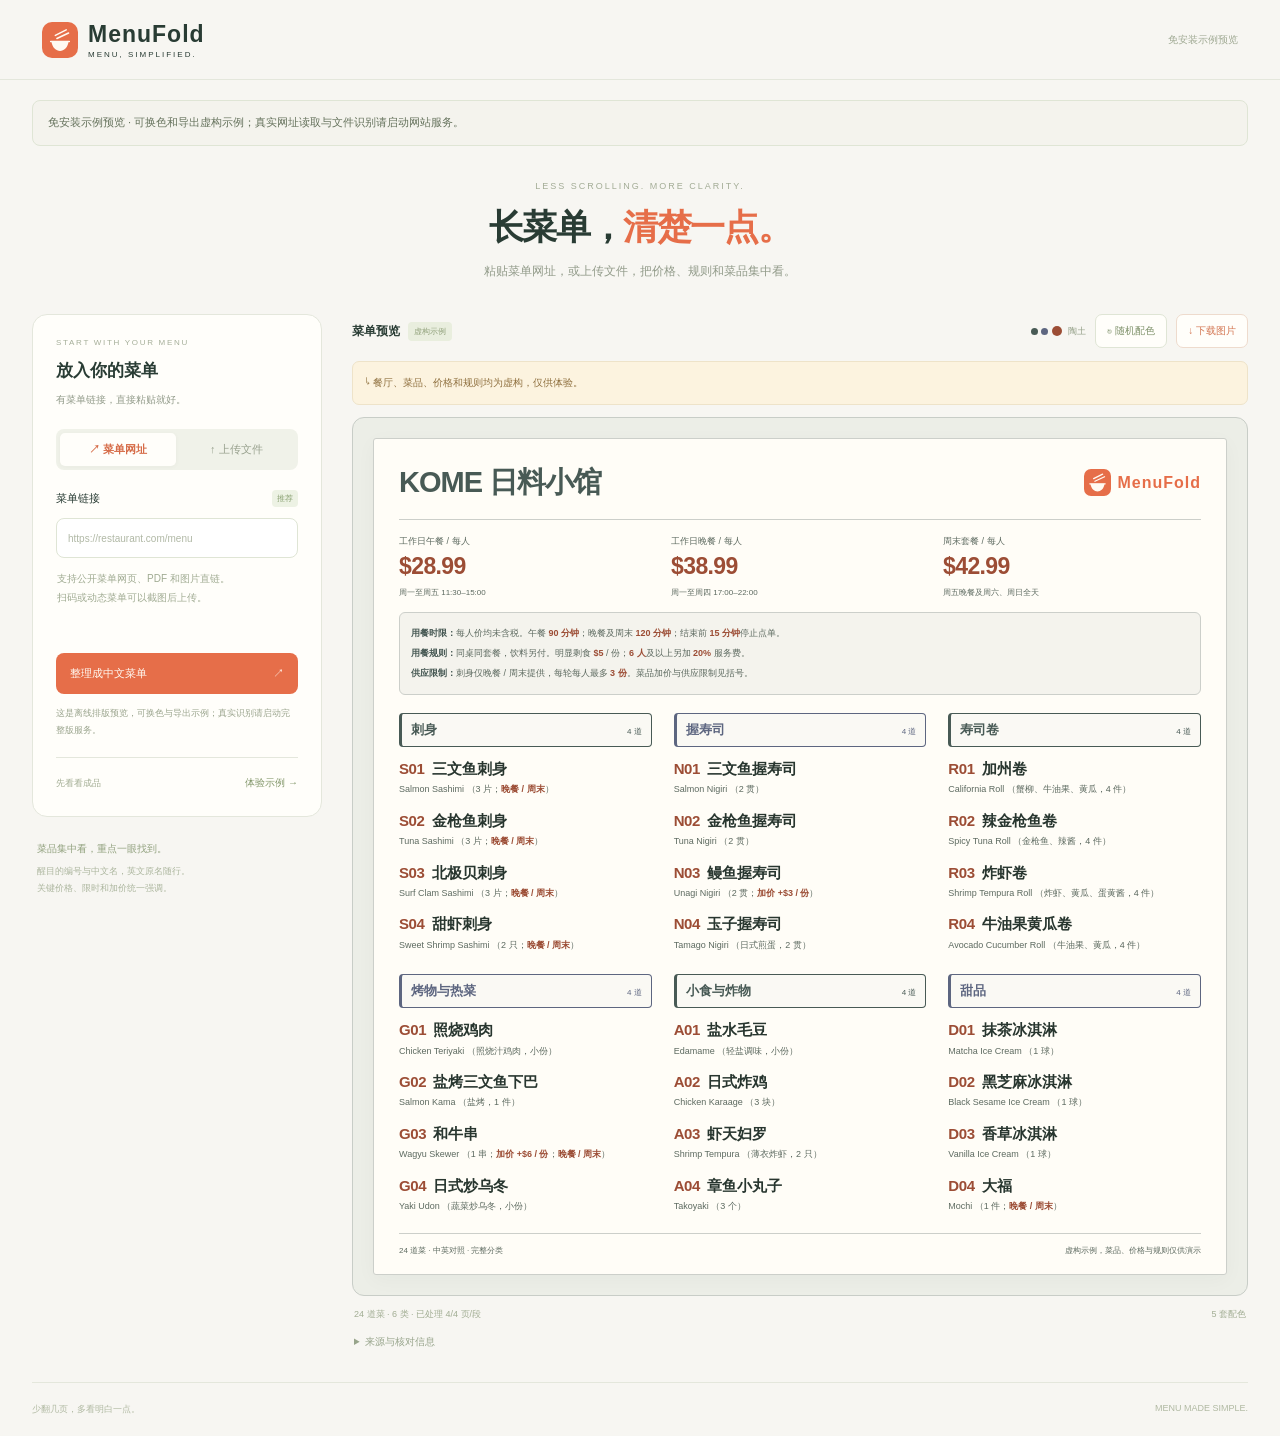
<file: MenuFold_Preview.html>
<!doctype html>
<html lang="zh-CN">
<head>
  <meta charset="UTF-8"><meta name="viewport" content="width=device-width,initial-scale=1">
  <meta name="theme-color" content="#f7f6f2"><title>MenuFold · 中文菜单总览</title>
  <style>:root{--page:#f7f6f2;--paper:#fffdf7;--frame:#eceee7;--rules-bg:#f4f3ed;--category-bg:#faf9f4;--ink:#293c34;--muted:#929b8a;--line:#e4e7dc;--brand:#e66e49}*{box-sizing:border-box}body{margin:0;background:var(--page);color:var(--ink);font-family:-apple-system,BlinkMacSystemFont,"Segoe UI","PingFang SC","Microsoft YaHei",sans-serif}button,input{font:inherit}button{cursor:pointer}button:disabled{opacity:.5;cursor:wait}button:focus-visible,input:focus-visible{outline:3px solid #edb29b;outline-offset:3px}[hidden]{display:none!important}.svg-defs{position:absolute;width:0;height:0;overflow:hidden}header{max-width:1400px;height:80px;margin:auto;padding:0 42px;display:flex;align-items:center;justify-content:space-between;border-bottom:1px solid var(--line)}.brand{display:flex;align-items:center;gap:10px;font-size:23px;font-weight:750;letter-spacing:1px}.brand-icon{display:grid;place-items:center;width:36px;height:36px;border-radius:10px;background:var(--brand);color:#fffaf2}.brand small{display:block;font-size:8px;letter-spacing:2px;margin-top:2px;font-weight:500}.header-note{font-size:10px;color:#a0aa94}main{max-width:1320px;margin:auto;padding:0 32px}.hero{padding:35px 0 31px;text-align:center}.eyebrow{font-size:9px;letter-spacing:2px;color:#a3ac96}h1{font-size:35px;letter-spacing:-1.4px;line-height:1.5;font-weight:700;margin:10px 0 7px}h1 span{color:var(--brand)}.hero p{font-size:12px;line-height:1.9;color:var(--muted);margin:0}.workspace{display:grid;grid-template-columns:290px minmax(0,1fr);gap:30px;align-items:start}.input-card{background:#fffefa;border:1px solid var(--line);border-radius:15px;padding:23px}.kicker{font-size:8px;letter-spacing:1.7px;color:#a5ae99;margin-bottom:12px}.input-card h2{font-size:17px;font-weight:650;margin:0 0 8px}.input-card>p{font-size:10px;color:var(--muted);line-height:1.9;margin:0 0 20px}.source-tabs{display:grid;grid-template-columns:1fr 1fr;background:#f0f2e9;padding:4px;border-radius:8px;margin-bottom:20px;gap:3px}.source-tabs button{border:0;background:none;padding:9px 5px;border-radius:5px;color:#98a18e;font-size:11px}.source-tabs button.active{background:#fffefa;color:#d66c48;box-shadow:0 1px 5px #2b3e300a;font-weight:600}.source-pane{min-height:145px}.url-label{font-size:11px;display:flex;align-items:center;justify-content:space-between;margin-bottom:11px}.recommended{font-size:8px;color:#8ba274;background:#edf2e4;border-radius:4px;padding:3px 5px}.url-input{width:100%;background:white;border:1px solid #dfe5d5;border-radius:8px;padding:13px 11px;font-size:11px;color:var(--ink)}.url-input::placeholder{color:#b0b8a5;font-size:10px}.url-hint{font-size:10px;color:#a0ab92;line-height:1.9;margin:11px 1px 0}.drop-zone{display:flex;align-items:center;justify-content:center;flex-direction:column;gap:10px;position:relative;min-height:145px;border:1.5px dashed #d7ddcc;border-radius:10px;background:#fafbf6;cursor:pointer}.drop-zone:hover,.drop-zone.over{border-color:var(--brand)}.drop-zone:focus-within{outline:2px solid var(--brand)}.drop-zone input{position:absolute;opacity:0;width:1px;height:1px}.drop-zone svg{color:#94a383}.drop-zone strong{font-size:11px;font-weight:550}.drop-zone small{font-size:8px;color:#aeb8a0}.file-list{display:grid;gap:7px;margin-top:10px}.file-row{display:flex;gap:5px;align-items:center;border:1px solid var(--line);border-radius:6px;padding:8px;font-size:10px;min-width:0}.file-row span{overflow:hidden;text-overflow:ellipsis;white-space:nowrap;flex:1}.file-row small{color:#a5b296;font-size:8px}.file-row button{border:0;background:none;color:#9da98e;padding:0 2px;font-size:14px}.primary-button{display:flex;justify-content:space-between;align-items:center;width:100%;background:var(--brand);color:#fffaf3;border:0;border-radius:8px;padding:13px 14px;font-size:11px;margin-top:18px}.primary-button:hover{background:#d9613f}.input-card .service-hint{font-size:9px;line-height:1.9;color:#9ba58e;margin:11px 0 0}.error{font-size:11px;line-height:1.8;background:#fff0e9;color:#a45236;border-radius:6px;padding:10px;margin-top:12px;overflow-wrap:anywhere}.sample-row{margin-top:18px;padding-top:15px;border-top:1px solid var(--line);display:flex;justify-content:space-between;gap:12px;align-items:center;font-size:9px;color:#a3ad94}.sample-row button{border:0;background:none;font-size:10px;color:#84986c;padding:3px 0}.side-note{padding:21px 5px}.side-note strong{font-size:10px;font-weight:500;color:#91a17e}.side-note p{font-size:9px;color:#acb69e;line-height:1.9;margin:7px 0}.result{min-width:0}.toolbar{display:flex;align-items:center;justify-content:space-between;gap:12px;margin-bottom:13px;flex-wrap:wrap}.toolbar-title{display:flex;align-items:center;gap:8px}.toolbar h2{font-size:12px;margin:0;font-weight:600}.badge{font-size:8px;border-radius:4px;padding:4px 6px;color:#91a17b;background:#e9eede}.badge.real{background:#edf0e4;color:#71845b}.toolbar-actions{display:flex;align-items:center;gap:9px}.theme-label{display:flex;align-items:center;gap:6px;color:#929e86;font-size:9px}.swatches{display:flex;align-items:center;gap:3px}.swatches i{width:7px;height:7px;border-radius:50%}.swatches i:last-child{width:10px;height:10px;margin-left:1px}.small-button{display:flex;align-items:center;gap:6px;padding:9px 11px;border:1px solid #dfe5d5;background:#fffefa;border-radius:7px;color:#7d9069;font-size:10px;white-space:nowrap}.small-button:hover{border-color:#aebc9d}.download-button{color:#d37551;border-color:#eedbcd}.frame{padding:20px;background:var(--frame);border:1px solid #dfe3d7;border-radius:12px}.menu{--heading:#485a55;--accent:#9c4d35;--rule:#d6d9cf;background:var(--paper);color:#28362f;padding:25px 25px 16px;border:1px solid var(--rule);border-radius:3px;box-shadow:0 5px 20px #2a3c3009;overflow-wrap:anywhere}.menu-heading{display:flex;align-items:center;justify-content:space-between;gap:24px;padding-bottom:17px;border-bottom:1px solid var(--rule)}.restaurant{min-width:0;color:var(--heading);font-size:29px;font-weight:750;letter-spacing:-1px;line-height:1.3;margin:0;overflow-wrap:anywhere}.poster-logo{display:flex;align-items:center;gap:6px;flex-shrink:0;color:#e66e49;font-size:16px;font-weight:750;letter-spacing:1px}.poster-logo-icon{display:grid;place-items:center;width:27px;height:27px;background:#e66e49;color:#fffaf2;border-radius:7px}.prices{display:grid;grid-template-columns:repeat(3,minmax(0,1fr));gap:17px 14px;padding:14px 0 12px}.price-label{font-size:9px;color:#5d6a60;line-height:1.6}.price-value{font-size:23px;font-weight:750;letter-spacing:-.6px;margin:4px 0;color:var(--accent);line-height:1.3}.price-time{font-size:8px;line-height:1.7;color:#5d6a60}.rules{background:var(--rules-bg);border:1px solid var(--rule);padding:9px 11px;border-radius:6px;margin:0 0 18px;color:#5d6a60}.rules p{font-size:9px;line-height:1.9;margin:3px 0}.rules .rule-label{font-weight:700;color:var(--heading)}.rules strong,.item-note strong{font-weight:750;color:var(--accent)}.categories{display:grid;grid-template-columns:repeat(3,minmax(0,1fr));gap:21px 22px}.category{min-width:0}.category-title{display:flex;justify-content:space-between;align-items:baseline;gap:8px;margin:0 0 11px;padding:7px 9px;border:1px solid var(--cat);border-left-width:3px;border-radius:4px;background:var(--category-bg);color:var(--cat);font-size:13px;font-weight:750}.category-title small{font-size:8px;font-weight:400;white-space:nowrap}.item{margin-bottom:12px;min-width:0}.item:last-child{margin-bottom:0}.item-main{display:flex;gap:7px;align-items:baseline;font-size:15px;font-weight:750;line-height:1.5}.item-code{font-size:15px;color:var(--accent);font-variant-numeric:tabular-nums;white-space:nowrap;letter-spacing:-.4px}.item-name{min-width:0}.item-en{font-size:9px;color:#5d6a60;line-height:1.7;margin-top:2px;overflow-wrap:anywhere}.item-note{font-size:9px}.menu-footer{display:flex;justify-content:space-between;gap:12px;margin-top:19px;padding-top:10px;border-top:1px solid var(--rule);font-size:8px;line-height:1.7;color:#5d6a60}.result-note{display:flex;justify-content:space-between;gap:15px;padding:10px 2px;font-size:9px;line-height:1.8;color:#a1ad93}.page-footer{display:flex;justify-content:space-between;gap:15px;border-top:1px solid var(--line);margin-top:31px;padding:20px 0;color:#b0b9a2;font-size:9px}.toast{position:fixed;bottom:24px;left:50%;transform:translateX(-50%);max-width:calc(100vw - 30px);padding:12px 18px;background:#304635;color:#fffaf0;border-radius:8px;font-size:12px;line-height:1.8;text-align:center;z-index:20;box-shadow:0 5px 25px #293c3022}.job-status{margin-top:13px;padding:11px 9px;background:#f1f3e9;border:1px solid #e4e9d8;border-radius:8px}.job-status>div{display:flex;align-items:center;gap:7px}.job-status strong{font-size:9px;flex:1}.job-status button{border:0;background:none;font-size:8px;color:#879a73;padding:2px}.job-status p{font-size:9px;line-height:1.8;color:#95a184;margin:6px 0 0}.spinner{width:11px;height:11px;border:1.5px solid #d6dec9;border-top-color:#8b9d76;border-radius:50%;animation:spin .8s linear infinite}@keyframes spin{to{transform:rotate(360deg)}}.notices,.stale-notice{font-size:10px;line-height:1.8;padding:10px 12px;border-radius:7px;margin:0 0 12px;background:#fcf3df;color:#8f703f;border:1px solid #eee3c9}.notices p{margin:2px 0}.source-details{font-size:10px;color:#97a48b;line-height:1.9;padding:0 2px}.source-details summary{cursor:pointer;display:list-item}.source-details p{margin:7px 0;overflow-wrap:anywhere}.empty-state{font-size:12px;color:#9aa78c;text-align:center;padding:80px 10px}.offline-banner{font-size:11px;line-height:1.8;background:#edf1e5;color:#839775;border:1px solid #dfe7d3;border-radius:9px;padding:11px 14px;margin-top:20px}.no-pricing{font-size:9px;line-height:1.8;color:#86957a;padding:12px 0}
@media(min-width:1450px){.categories{gap:23px 28px}.item-main,.item-code{font-size:16px}.item-en,.item-note{font-size:10px}.item{margin-bottom:13px}.menu{padding:28px}}
@media(max-width:1100px){.workspace{grid-template-columns:255px minmax(0,1fr);gap:22px}.input-card{padding:20px}.categories{grid-template-columns:repeat(2,minmax(0,1fr));gap:22px 23px}.frame{padding:18px}.menu{padding:23px 21px 16px}.restaurant{font-size:27px}.hero{padding:31px 0 27px}h1{font-size:32px}}
@media(max-width:720px){header{height:71px;padding:0 21px}.brand{font-size:21px}.brand-icon{width:33px;height:33px}.header-note{font-size:9px;max-width:150px;text-align:right;line-height:1.7}main{padding:0 19px}.hero{padding:29px 0 25px}h1{font-size:28px;letter-spacing:-1px}.hero p{font-size:10px}.eyebrow{font-size:8px}.workspace{display:flex;flex-direction:column;gap:22px}.input-column,.result{width:100%}.input-card{padding:20px}.input-card>p{margin-bottom:16px}.source-tabs{margin-bottom:17px}.source-pane{min-height:120px}.drop-zone{min-height:126px;gap:8px}.drop-zone svg{width:31px;height:35px}.primary-button{margin-top:15px}.side-note{display:none}.toolbar{row-gap:10px}.toolbar-actions{gap:7px}.small-button{padding:9px 10px;font-size:9px}.theme-label{font-size:8px}.frame{padding:13px}.menu{padding:21px 16px 14px}.menu-heading{gap:15px;padding-bottom:14px}.restaurant{font-size:25px}.poster-logo{font-size:13px;gap:4px}.poster-logo-icon{width:23px;height:23px;border-radius:6px}.poster-logo-icon svg{width:19px}.prices{gap:10px;padding:13px 0 11px}.price-value{font-size:21px}.price-label{font-size:8px}.price-time{font-size:8px}.rules{padding:8px 9px;margin-bottom:17px}.rules p{font-size:9px}.categories{gap:21px 16px}.category-title{font-size:13px;padding:6px 8px}.item-main,.item-code{font-size:14px}.item-main{gap:5px}.item-en,.item-note{font-size:10px;line-height:1.65}.item{margin-bottom:13px}.menu-footer{font-size:7px}.result-note{font-size:8px}.page-footer{font-size:8px;margin-top:25px}}
@media(max-width:390px){.theme-label{display:none}.menu{padding-left:13px;padding-right:13px}.categories{column-gap:13px}.restaurant{font-size:23px}}
@media(prefers-reduced-motion:reduce){*{scroll-behavior:auto!important;animation:none!important}}
</style>
</head>
<body>
<svg class="svg-defs" aria-hidden="true"><defs><symbol id="bowl" viewBox="0 0 36 36"><path d="M7 20h22c-1 8-6 12-11 12S8 28 7 20Z" fill="currentColor"/><path d="m12 12 14-7M14 16l15-7M6 20h24" fill="none" stroke="currentColor" stroke-width="2" stroke-linecap="round"/></symbol></defs></svg>
<header>
  <div class="brand"><span class="brand-icon"><svg width="28" height="28" aria-hidden="true"><use href="#bowl"/></svg></span><span>MenuFold<small>MENU, SIMPLIFIED.</small></span></div>
  <span class="header-note" id="serviceStatus" role="status">正在连接整理服务…</span>
</header>
<main><div style="margin-top:20px;padding:12px 15px;border:1px solid #dfe5d5;border-radius:8px;background:#f4f3ed;color:#65725c;font-size:11px;line-height:1.8">免安装示例预览 · 可换色和导出虚构示例；真实网址读取与文件识别请启动网站服务。</div>
  <section class="hero"><div class="eyebrow">LESS SCROLLING. MORE CLARITY.</div><h1>长菜单，<span>清楚一点。</span></h1><p>粘贴菜单网址，或上传文件，把价格、规则和菜品集中看。</p></section>
  <div class="workspace">
    <aside class="input-column">
      <section class="input-card">
        <div class="kicker">START WITH YOUR MENU</div><h2>放入你的菜单</h2><p>有菜单链接，直接粘贴就好。</p>
        <div class="source-tabs" role="tablist" aria-label="菜单来源">
          <button type="button" class="active" id="urlTab" role="tab" aria-selected="true" aria-controls="urlPane">↗ 菜单网址</button>
          <button type="button" id="fileTab" role="tab" aria-selected="false" aria-controls="filePane">↑ 上传文件</button>
        </div>
        <div class="source-pane" id="urlPane" role="tabpanel" aria-labelledby="urlTab">
          <label class="url-label" for="urlInput">菜单链接<span class="recommended">推荐</span></label>
          <input class="url-input" id="urlInput" type="url" inputmode="url" autocomplete="url" maxlength="4096" placeholder="https://restaurant.com/menu">
          <p class="url-hint">支持公开菜单网页、PDF 和图片直链。<br>扫码或动态菜单可以截图后上传。</p>
        </div>
        <div class="source-pane" id="filePane" role="tabpanel" aria-labelledby="fileTab" hidden>
          <label class="drop-zone" id="dropZone"><input type="file" id="fileInput" accept=".pdf,.jpg,.jpeg,.png,.webp" multiple>
            <svg width="38" height="43" viewBox="0 0 47 52" fill="none" aria-hidden="true"><rect x="12" y="7" width="27" height="36" rx="4" stroke="currentColor" stroke-width="1.3" transform="rotate(7 12 7)"/><rect x="7" y="4" width="27" height="36" rx="4" fill="#fafbf6" stroke="currentColor" stroke-width="1.5" transform="rotate(-5 7 4)"/><path d="M15 15h11M14 21h8M20 34v-9m-4 4 4-4 4 4" stroke="currentColor" stroke-width="1.5" stroke-linecap="round" stroke-linejoin="round"/></svg>
            <strong>拖到这里，或点击上传</strong><small id="uploadLimits">PDF · JPG · PNG · WEBP / 共 30 MB 内</small>
          </label><div class="file-list" id="fileList" aria-live="polite"></div>
        </div>
        <div class="error" id="error" hidden role="alert"></div>
        <button type="button" class="primary-button" id="analyzeButton"><span>整理成中文菜单</span><span aria-hidden="true">↗</span></button>
        <div class="job-status" id="jobStatus" hidden aria-live="polite"><div><span class="spinner"></span><strong>正在识别、翻译和分类</strong><button type="button" id="cancelButton">停止等待</button></div><p id="jobDetail">长菜单可能需要几分钟，请保留页面。</p></div>
        <p class="service-hint" id="serviceHint">菜单将发送至 AI 服务识别，请勿上传无关个人资料。</p>
        <div class="sample-row"><span>先看看成品</span><button type="button" id="demoButton">体验示例 →</button></div>
      </section>
      <div class="side-note"><strong>菜品集中看，重点一眼找到。</strong><p>醒目的编号与中文名，英文原名随行。<br>关键价格、限时和加价统一强调。</p></div>
    </aside>
    <section class="result" id="result" aria-label="菜单整理结果">
      <div class="toolbar">
        <div class="toolbar-title"><h2>菜单预览</h2><span class="badge" id="resultBadge">虚构示例</span></div>
        <div class="toolbar-actions"><span class="theme-label"><span class="swatches" id="swatches"></span><span id="themeName"></span></span><button type="button" class="small-button" id="shuffleTheme">↻ 随机配色</button><button type="button" class="small-button download-button" id="downloadButton">↓ 下载图片</button></div>
      </div>
      <p class="stale-notice" id="staleNotice" hidden>正在整理新菜单，下方暂时显示上一份内容。</p>
      <div class="notices" id="notices" hidden role="status"></div>
      <div class="frame" id="frame"><article class="menu" id="menu"><div class="empty-state">正在准备示例菜单…</div></article></div>
      <div class="result-note"><span id="resultMeta">浅色背景固定 · 文字与边框配色</span><span>5 套配色</span></div>
      <details class="source-details" id="sourceDetails"><summary>来源与核对信息</summary><div id="sourceInfo"></div></details>
    </section>
  </div>
  <footer class="page-footer"><span>少翻几页，多看明白一点。</span><span>MENU MADE SIMPLE.</span></footer>
</main>
<div class="toast" id="toast" hidden role="status"></div>
<script>window.MENU_LENS_OFFLINE_PREVIEW=true;window.MENU_LENS_DEMO_DATA={"restaurant": "KOME 日料小馆", "subtitle": "", "summary": "虚构菜单排版示例", "menu_type": "ayce", "pricing": [{"label": "工作日午餐 / 每人", "value": "$28.99", "note": "周一至周五 11:30–15:00", "source": "虚构示例 · 第 1 页"}, {"label": "工作日晚餐 / 每人", "value": "$38.99", "note": "周一至周四 17:00–22:00", "source": "虚构示例 · 第 1 页"}, {"label": "周末套餐 / 每人", "value": "$42.99", "note": "周五晚餐及周六、周日全天", "source": "虚构示例 · 第 1 页"}], "rules": [{"label": "用餐时限", "detail": "每人价均未含税。午餐 90 分钟；晚餐及周末 120 分钟；结束前 15 分钟停止点单。", "source": "虚构示例 · 第 1 页"}, {"label": "用餐规则", "detail": "同桌同套餐，饮料另付。明显剩食 $5 / 份；6 人及以上另加 20% 服务费。", "source": "虚构示例 · 第 1 页"}, {"label": "供应限制", "detail": "刺身仅晚餐 / 周末提供，每轮每人最多 3 份。菜品加价与供应限制见括号。", "source": "虚构示例 · 第 1 页"}], "categories": [{"title": "刺身", "subtitle": "", "items": [{"id": "S01", "order_code": "S01", "translated_name": "三文鱼刺身", "original_name": "Salmon Sashimi", "description": "3 片", "price": "", "surcharge": "", "availability": "晚餐 / 周末", "tags": [], "source": "虚构示例 · 第 2 页", "needs_verification": false}, {"id": "S02", "order_code": "S02", "translated_name": "金枪鱼刺身", "original_name": "Tuna Sashimi", "description": "3 片", "price": "", "surcharge": "", "availability": "晚餐 / 周末", "tags": [], "source": "虚构示例 · 第 2 页", "needs_verification": false}, {"id": "S03", "order_code": "S03", "translated_name": "北极贝刺身", "original_name": "Surf Clam Sashimi", "description": "3 片", "price": "", "surcharge": "", "availability": "晚餐 / 周末", "tags": [], "source": "虚构示例 · 第 2 页", "needs_verification": false}, {"id": "S04", "order_code": "S04", "translated_name": "甜虾刺身", "original_name": "Sweet Shrimp Sashimi", "description": "2 只", "price": "", "surcharge": "", "availability": "晚餐 / 周末", "tags": [], "source": "虚构示例 · 第 2 页", "needs_verification": false}]}, {"title": "握寿司", "subtitle": "", "items": [{"id": "N01", "order_code": "N01", "translated_name": "三文鱼握寿司", "original_name": "Salmon Nigiri", "description": "2 贯", "price": "", "surcharge": "", "availability": "", "tags": [], "source": "虚构示例 · 第 2 页", "needs_verification": false}, {"id": "N02", "order_code": "N02", "translated_name": "金枪鱼握寿司", "original_name": "Tuna Nigiri", "description": "2 贯", "price": "", "surcharge": "", "availability": "", "tags": [], "source": "虚构示例 · 第 2 页", "needs_verification": false}, {"id": "N03", "order_code": "N03", "translated_name": "鳗鱼握寿司", "original_name": "Unagi Nigiri", "description": "2 贯", "price": "", "surcharge": "+$3 / 份", "availability": "", "tags": [], "source": "虚构示例 · 第 2 页", "needs_verification": false}, {"id": "N04", "order_code": "N04", "translated_name": "玉子握寿司", "original_name": "Tamago Nigiri", "description": "日式煎蛋，2 贯", "price": "", "surcharge": "", "availability": "", "tags": [], "source": "虚构示例 · 第 2 页", "needs_verification": false}]}, {"title": "寿司卷", "subtitle": "", "items": [{"id": "R01", "order_code": "R01", "translated_name": "加州卷", "original_name": "California Roll", "description": "蟹柳、牛油果、黄瓜，4 件", "price": "", "surcharge": "", "availability": "", "tags": [], "source": "虚构示例 · 第 3 页", "needs_verification": false}, {"id": "R02", "order_code": "R02", "translated_name": "辣金枪鱼卷", "original_name": "Spicy Tuna Roll", "description": "金枪鱼、辣酱，4 件", "price": "", "surcharge": "", "availability": "", "tags": [], "source": "虚构示例 · 第 3 页", "needs_verification": false}, {"id": "R03", "order_code": "R03", "translated_name": "炸虾卷", "original_name": "Shrimp Tempura Roll", "description": "炸虾、黄瓜、蛋黄酱，4 件", "price": "", "surcharge": "", "availability": "", "tags": [], "source": "虚构示例 · 第 3 页", "needs_verification": false}, {"id": "R04", "order_code": "R04", "translated_name": "牛油果黄瓜卷", "original_name": "Avocado Cucumber Roll", "description": "牛油果、黄瓜，4 件", "price": "", "surcharge": "", "availability": "", "tags": [], "source": "虚构示例 · 第 3 页", "needs_verification": false}]}, {"title": "烤物与热菜", "subtitle": "", "items": [{"id": "G01", "order_code": "G01", "translated_name": "照烧鸡肉", "original_name": "Chicken Teriyaki", "description": "照烧汁鸡肉，小份", "price": "", "surcharge": "", "availability": "", "tags": [], "source": "虚构示例 · 第 3 页", "needs_verification": false}, {"id": "G02", "order_code": "G02", "translated_name": "盐烤三文鱼下巴", "original_name": "Salmon Kama", "description": "盐烤，1 件", "price": "", "surcharge": "", "availability": "", "tags": [], "source": "虚构示例 · 第 3 页", "needs_verification": false}, {"id": "G03", "order_code": "G03", "translated_name": "和牛串", "original_name": "Wagyu Skewer", "description": "1 串", "price": "", "surcharge": "+$6 / 份", "availability": "晚餐 / 周末", "tags": [], "source": "虚构示例 · 第 3 页", "needs_verification": false}, {"id": "G04", "order_code": "G04", "translated_name": "日式炒乌冬", "original_name": "Yaki Udon", "description": "蔬菜炒乌冬，小份", "price": "", "surcharge": "", "availability": "", "tags": [], "source": "虚构示例 · 第 3 页", "needs_verification": false}]}, {"title": "小食与炸物", "subtitle": "", "items": [{"id": "A01", "order_code": "A01", "translated_name": "盐水毛豆", "original_name": "Edamame", "description": "轻盐调味，小份", "price": "", "surcharge": "", "availability": "", "tags": [], "source": "虚构示例 · 第 4 页", "needs_verification": false}, {"id": "A02", "order_code": "A02", "translated_name": "日式炸鸡", "original_name": "Chicken Karaage", "description": "3 块", "price": "", "surcharge": "", "availability": "", "tags": [], "source": "虚构示例 · 第 4 页", "needs_verification": false}, {"id": "A03", "order_code": "A03", "translated_name": "虾天妇罗", "original_name": "Shrimp Tempura", "description": "薄衣炸虾，2 只", "price": "", "surcharge": "", "availability": "", "tags": [], "source": "虚构示例 · 第 4 页", "needs_verification": false}, {"id": "A04", "order_code": "A04", "translated_name": "章鱼小丸子", "original_name": "Takoyaki", "description": "3 个", "price": "", "surcharge": "", "availability": "", "tags": [], "source": "虚构示例 · 第 4 页", "needs_verification": false}]}, {"title": "甜品", "subtitle": "", "items": [{"id": "D01", "order_code": "D01", "translated_name": "抹茶冰淇淋", "original_name": "Matcha Ice Cream", "description": "1 球", "price": "", "surcharge": "", "availability": "", "tags": [], "source": "虚构示例 · 第 4 页", "needs_verification": false}, {"id": "D02", "order_code": "D02", "translated_name": "黑芝麻冰淇淋", "original_name": "Black Sesame Ice Cream", "description": "1 球", "price": "", "surcharge": "", "availability": "", "tags": [], "source": "虚构示例 · 第 4 页", "needs_verification": false}, {"id": "D03", "order_code": "D03", "translated_name": "香草冰淇淋", "original_name": "Vanilla Ice Cream", "description": "1 球", "price": "", "surcharge": "", "availability": "", "tags": [], "source": "虚构示例 · 第 4 页", "needs_verification": false}, {"id": "D04", "order_code": "D04", "translated_name": "大福", "original_name": "Mochi", "description": "1 件", "price": "", "surcharge": "", "availability": "晚餐 / 周末", "tags": [], "source": "虚构示例 · 第 4 页", "needs_verification": false}]}], "warnings": ["餐厅、菜品、价格和规则均为虚构，仅供体验。"], "coverage": {"total_pages": 4, "processed_pages": 4, "notes": ["示例完整展示 24 道菜，不用于真实点餐。"]}, "source_label": "虚构菜单示例", "generated_at": "2026-11-18T20:00:00Z", "is_demo": true};</script><script>/* Fixed paper backgrounds; themes control only type and rules. */
(() => {
  'use strict';
  const backgrounds=Object.freeze({page:'#f7f6f2',paper:'#fffdf7',frame:'#eceee7',rules:'#f4f3ed',category:'#faf9f4'});
  const themes=Object.freeze([
    {name:'陶土',primary:'#485a55',secondary:'#5d6680',accent:'#9c4d35'},
    {name:'赭黄',primary:'#526673',secondary:'#6d6a5c',accent:'#946126'},
    {name:'莓红',primary:'#5a6b60',secondary:'#65677b',accent:'#984b62'},
    {name:'橄榄',primary:'#6d6478',secondary:'#4e6870',accent:'#65713d'},
    {name:'靛蓝',primary:'#716255',secondary:'#5a6e65',accent:'#445f92'}
  ].map(t=>Object.freeze({...t,ink:'#28362f',muted:'#5d6a60'})));
  function mix(color,background,amount){
    const rgb=h=>h.slice(1).match(/../g).map(v=>parseInt(v,16)),a=rgb(color),b=rgb(background);
    return '#'+a.map((v,i)=>Math.round(v*amount+b[i]*(1-amount)).toString(16).padStart(2,'0')).join('');
  }
  function emphasisParts(value){
    const text=String(value??''),pattern=/[$€£¥￥]\s*\d[\d,]*(?:\.\d+)?|\d+(?:\.\d+)?\s*%|\d+(?:\.\d+)?\s*(?:分钟|小时|份|人|次|片|贯|只|天)|\b\d{1,2}:\d{2}\b/g;
    const parts=[];let last=0;
    for(const match of text.matchAll(pattern)){if(match.index>last)parts.push({text:text.slice(last,match.index)});parts.push({text:match[0],em:true});last=match.index+match[0].length;}
    if(last<text.length)parts.push({text:text.slice(last)});
    return parts.length?parts:[{text}];
  }
  function noteParts(item){
    const fields=[
      {text:item.description,em:false},
      {text:item.price?'价格 '+item.price:'',em:true},
      {text:item.surcharge?'加价 '+item.surcharge:'',em:true},
      {text:item.availability,em:true},
      {text:Array.isArray(item.tags)?item.tags.join(' · '):'',em:false},
      {text:item.needs_verification?'识别存疑，请核对':'',em:true}
    ];
    const seen=new Set(),parts=[];
    for(const field of fields){const value=String(field.text??'').trim();if(!value||seen.has(value))continue;seen.add(value);if(parts.length)parts.push({text:'；'});parts.push({text:value,em:field.em});}
    return parts;
  }
  window.MenuDesign=Object.freeze({brand:'#e66e49',backgrounds,themes,mix,emphasisParts,noteParts});
})();
</script><script>/* MenuFold — compact complete-menu PNG/ZIP export, no external dependencies. */
(() => {
  'use strict';
  const W=1440, M=52, GAP=30, INNER=W-M*2, COL=(INNER-GAP*2)/3, MAX_H=3200, FOOTER=126;
  const BRAND='#e66e49', BRAND_NAME='MenuFold';
  const BG=Object.freeze({paper:'#fffdf7',rules:'#f4f3ed',category:'#faf9f4'});
  const FONT='"PingFang SC", "Microsoft YaHei", "Noto Sans CJK SC", "Noto Sans SC", system-ui, sans-serif';
  const DEFAULT={name:'陶土',primary:'#485a55',secondary:'#5d6680',accent:'#9c4d35',ink:'#28362f',muted:'#5d6a60'};
  const string=value=>value==null?'':String(value);
  const countItems=menu=>(menu.categories||[]).reduce((n,c)=>n+(c.items||[]).length,0);
  function font(ctx,size,weight=400){ctx.font=`${Math.round(weight/100)*100} ${size}px ${FONT}`;}
  function themeFrom(value){
    const out={...DEFAULT};
    if(value&&typeof value==='object')for(const key of ['primary','secondary','accent','ink','muted'])
      if(/^#[0-9a-f]{6}$/i.test(value[key]||''))out[key]=value[key];
    return out;
  }
  function mix(a,b,amount){
    const rgb=h=>h.slice(1).match(/../g).map(x=>parseInt(x,16));const aa=rgb(a),bb=rgb(b);
    return '#'+aa.map((v,i)=>Math.round(v*amount+bb[i]*(1-amount)).toString(16).padStart(2,'0')).join('');
  }
  function emphasisParts(value){
    if(window.MenuDesign?.emphasisParts)return window.MenuDesign.emphasisParts(value);
    const text=string(value),pattern=/[$€£¥￥]\s*\d[\d,.]*|\d+(?:\.\d+)?\s*%|\d+(?:\.\d+)?\s*(?:分钟|小时|人|份|轮|贯|件|球|片|只|串|minutes?|mins?|hours?|hrs?)/gi;
    const result=[];let at=0,match;
    while((match=pattern.exec(text))){if(match.index>at)result.push({text:text.slice(at,match.index)});result.push({text:match[0],em:true});at=pattern.lastIndex;}
    if(at<text.length)result.push({text:text.slice(at)});return result.length?result:[{text}];
  }
  function noteParts(item){
    if(window.MenuDesign?.noteParts)return window.MenuDesign.noteParts(item);
    const groups=[];
    const add=(text,em=false)=>{if(string(text).trim())groups.push({text:string(text),em});};
    add(item.description);
    add(item.price?`价格 ${item.price}`:'');
    add(item.surcharge?`加价 ${item.surcharge}`:'',true);
    add(item.availability,true);
    if((item.tags||[]).length)add(`标注：${item.tags.join(' · ')}`);
    if(item.needs_verification)add('待核对：识别存疑',true);
    const parts=[];groups.forEach((group,i)=>{if(i)parts.push({text:'；'});parts.push(group);});return parts;
  }
  function tokenize(value){
    const raw=string(value).match(/\n|[\p{Script=Han}\p{Script=Hiragana}\p{Script=Katakana}\p{Script=Hangul}]|[，。！？、；：）》」』】〕〉”’]+|[^\S\n]+|[^\p{Script=Han}\p{Script=Hiragana}\p{Script=Katakana}\p{Script=Hangul}\s，。！？、；：）》」』】〕〉”’]+/gu)||[];
    const result=[];for(const token of raw){if(result.length&&/^[，。！？、；：）》」』】〕〉”’]+$/u.test(token)&&result.at(-1)!=='\n')result[result.length-1]+=token;else result.push(token);}return result;
  }
  function measureRich(ctx,parts,width,options={}){
    const size=options.size||24,lh=options.lineHeight||Math.ceil(size*1.42),weight=options.weight||400,color=options.color||DEFAULT.ink;
    const lines=[];let runs=[],used=0;
    const flush=()=>{while(runs.length&&/^\s+$/.test(runs.at(-1).text))runs.pop();lines.push({runs,height:lh,size});runs=[];used=0;};
    const add=(text,part)=>{
      const run={text,size,weight:part.bold||part.em?700:weight,color:part.color||(part.em?options.accent:color)};
      font(ctx,size,run.weight);const w=ctx.measureText(text).width;
      if(used&&used+w>width)flush();
      if(!used&&!text.trim())return;
      const last=runs.at(-1);if(last&&last.weight===run.weight&&last.color===run.color)last.text+=text;else runs.push(run);used+=w;
    };
    for(const part of parts||[]){for(const token of tokenize(part.text)){
      if(token==='\n'){flush();continue;}
      font(ctx,size,part.bold||part.em?700:weight);
      if(ctx.measureText(token).width>width){for(const ch of Array.from(token))add(ch,part);}else add(token,part);
    }}
    if(runs.length)flush();return lines;
  }
  const gap=height=>({runs:[],height,size:0});
  const height=lines=>lines.reduce((n,line)=>n+line.height,0);

  class Layout{
    constructor(menu,theme,ctx){this.menu=menu;this.t=theme;this.measure=ctx;this.pages=[];this.references=[];this.refs=new Map();this.newPage();}
    source(value){const text=string(value).trim();if(!text)return '';if(!this.refs.has(text)){this.references.push(text);this.refs.set(text,this.references.length);}return `[${this.refs.get(text)}]`;}
    rich(parts,width=INNER,options={}){return measureRich(this.measure,parts,width,{color:this.t.ink,accent:this.t.accent,...options});}
    plain(text,width=INNER,options={}){return this.rich([{text}],width,options);}
    newPage(){
      font(this.measure,31,700);
      const logoWidth=54+Math.ceil(this.measure.measureText(BRAND_NAME).width);
      const title=this.plain(this.menu.restaurant||'未命名餐厅',INNER-logoWidth-44,{size:52,weight:700,color:this.t.primary,lineHeight:70});
      const titleHeight=Math.max(48,height(title));
      if(titleHeight>MAX_H-FOOTER-220)throw Error('餐厅名称过长，无法安全排版，请缩短名称后重试。');
      this.current={commands:[],top:40+titleHeight+42,bottom:0};this.pages.push(this.current);this.y=this.current.top;
      this.draw(title,M,40);
      this.current.commands.push({type:'logo',x:W-M-logoWidth,y:43});
      this.current.commands.push({type:'line',x:M,y:this.current.top-21,width:INNER,color:mix(this.t.primary,BG.paper,.28)});
      this.top=this.current.top;this.bottom=MAX_H-FOOTER;
    }
    draw(lines,x,y){let yy=y;for(const line of lines){let xx=x;for(const run of line.runs){this.current.commands.push({type:'text',...run,x:xx,y:yy+run.size});font(this.measure,run.size,run.weight);xx+=this.measure.measureText(run.text).width;}yy+=line.height;}this.current.bottom=Math.max(this.current.bottom,yy);return yy;}
    available(){return this.bottom-this.y;}
    flow(lines,options={}){
      const padding=options.fill?16:0;
      const pending=lines.slice();
      if(height(pending)+padding*2<=this.bottom-this.top&&height(pending)+padding*2>this.available())this.newPage();
      while(pending.length){
        if(this.available()<padding*2+Math.max(36,pending[0].height))this.newPage();
        let used=padding*2,n=0;
        while(n<pending.length&&used+pending[n].height<=this.available()){used+=pending[n].height;n++;}
        if(!n){this.newPage();continue;}
        if(options.fill)this.current.commands.push({type:'rect',x:M,y:this.y,width:INNER,height:used,fill:options.fill,stroke:options.stroke});
        this.draw(pending.splice(0,n),M+padding,this.y+padding);this.y+=used+(options.after??10);
        if(pending.length)this.newPage();
      }
    }
    prices(prices){
      const blocks=prices.map(price=>[
        ...this.plain(price.label,COL,{size:24,color:this.t.muted}),gap(3),
        ...this.plain(price.value,COL,{size:38,weight:700,color:this.t.accent}),gap(3),
        ...this.plain(price.note,COL,{size:22,color:this.t.muted}),
        ...this.plain(this.source(price.source),COL,{size:18,color:this.t.muted}),gap(12)
      ]);
      this.grid(blocks,3);this.y+=9;
    }
    // Complete blocks (a category heading + its first item) stay on one page.
    // Exceptional oversized entries flow by text line; no data is truncated.
    grid(blocks,cols=3){
      const width=(INNER-GAP*(cols-1))/cols;
      for(let row=0;row<blocks.length;row+=cols){
        const lists=blocks.slice(row,row+cols).map(block=>block.slice());
        const natural=Math.max(...lists.map(height),0);
        if(natural<=this.bottom-this.top&&natural>this.available())this.newPage();
        while(lists.some(list=>list.length)){
          if(this.available()<60)this.newPage();
          const tops=this.y,ends=[];
          for(let col=0;col<lists.length;col++){
            const lines=lists[col];let used=0,n=0;
            while(n<lines.length&&used+lines[n].height<=this.available()){used+=lines[n].height;n++;}
            if(n)this.draw(lines.splice(0,n),M+col*(width+GAP),tops);
            ends.push(tops+used);
          }
          this.y=Math.max(...ends,tops);
          if(lists.some(list=>list.length))this.newPage();
        }
      }
    }
    categoryColumns(categories){
      for(let row=0;row<categories.length;row+=3){
        const columns=categories.slice(row,row+3).map((category,index)=>this.categoryBlocks(category,row+index));
        const natural=Math.max(...columns.map(c=>c.blocks.reduce((n,b)=>n+b.height,0)),0);
        const firstRequired=Math.max(...columns.map(c=>c.blocks[0]?.height||0),0);
        if((natural<=this.bottom-this.top&&natural>this.available())||Math.min(firstRequired,this.bottom-this.top)>this.available())this.newPage();
        let continuation=false;
        while(columns.some(col=>col.blocks.length)){
          const start=this.y,ends=[];let progress=false;
          for(let col=0;col<columns.length;col++){
            const column=columns[col];if(!column.blocks.length){ends.push(start);continue;}
            const x=M+col*(COL+GAP);let yy=start;
            if(continuation){
              const first=column.blocks[0];
              if(!first.header){const head=this.categoryHeader(column.category,column.index,true);first.lines=[...head,...first.lines];first.height=height(first.lines);first.header=true;}
            }
            while(column.blocks.length){
              const block=column.blocks[0],remaining=this.bottom-yy;
              if(block.height<=remaining){this.drawCategoryBlock(block,x,yy,column.color);yy+=block.height;column.blocks.shift();progress=true;continue;}
              if(block.height<=this.bottom-this.top)break;
              let n=0,used=0;
              while(n<block.lines.length&&used+block.lines[n].height<=remaining){used+=block.lines[n].height;n++;}
              if(!n)break;
              const chunk=block.lines.splice(0,n);this.drawCategoryBlock({...block,lines:chunk,height:used},x,yy,column.color);yy+=used;block.height-=used;block.header=false;progress=true;break;
            }
            ends.push(yy);
          }
          this.y=Math.max(...ends,start);
          if(columns.some(col=>col.blocks.length)){
            if(!progress&&this.y===this.top)throw Error('菜单中的单条内容无法排版，请缩短异常字段后重试。');
            this.newPage();continuation=true;
          }
        }
        this.y+=16;
      }
    }
    categoryHeader(category,index,continued=false){
      const color=index%2?this.t.secondary:this.t.primary;
      const lines=this.plain(`${category.title||'其他菜品'}${continued?' · 续':''}  /  ${(category.items||[]).length} 道`,COL-28,{size:29,weight:700,color,lineHeight:41});
      const header={runs:[],height:height(lines)+18,size:0,categoryHeading:lines};
      return [header,gap(14)];
    }
    categoryBlocks(category,index){
      const color=index%2?this.t.secondary:this.t.primary;
      const head=this.categoryHeader(category,index),blocks=[];
      if(category.subtitle)head.push(...this.plain(category.subtitle,COL,{size:21,color:this.t.muted,lineHeight:29}),gap(8));
      const items=(category.items||[]).map(item=>{
        const main=[{text:item.order_code?item.order_code+' ':'',bold:true,color:this.t.accent},{text:item.translated_name||item.original_name||'未命名菜品',bold:true,color:this.t.ink}];
        const notes=noteParts(item),english=[{text:string(item.original_name)}];
        if(notes.length)english.push({text:'（'},...notes,{text:'）'});
        const reference=this.source(item.source);if(reference)english.push({text:' '+reference});
        const lines=[...this.rich(main,COL,{size:35,weight:700,lineHeight:48}),gap(2),...this.rich(english,COL,{size:23,color:this.t.muted,lineHeight:33}),gap(17)];
        return{lines,height:height(lines)};
      });
      if(items.length){const first=items.shift();const lines=[...head,...first.lines];blocks.push({lines,height:height(lines),header:true});blocks.push(...items);}
      else blocks.push({lines:head,height:height(head),header:true});
      return{category,index,color,blocks};
    }
    drawCategoryBlock(block,x,y,color){
      let yy=y;
      for(const line of block.lines){
        if(line.categoryHeading){
          this.current.commands.push({type:'rect',x,y:yy,width:COL,height:line.height,fill:BG.category,stroke:color});
          this.current.commands.push({type:'rect',x,y:yy,width:4,height:line.height,fill:color});
          this.draw(line.categoryHeading,x+14,yy+8);
        }else this.draw([line],x,yy);
        yy+=line.height;
      }
      this.current.bottom=Math.max(this.current.bottom,yy);
    }
    finish(){
      const total=this.pages.length,t=this.t;
      return this.pages.map((page,index)=>{
        const canvas=document.createElement('canvas');canvas.width=W;canvas.height=Math.min(MAX_H,Math.max(820,Math.ceil(page.bottom+FOOTER)));
        const ctx=canvas.getContext('2d');if(!ctx)throw Error('此浏览器不支持图片绘制。');
        ctx.fillStyle=BG.paper;ctx.fillRect(0,0,W,canvas.height);
        for(const command of page.commands){
          if(command.type==='text'){font(ctx,command.size,command.weight);ctx.fillStyle=command.color;ctx.fillText(command.text,command.x,command.y);}
          else if(command.type==='rect'){
            ctx.fillStyle=command.fill;ctx.fillRect(command.x,command.y,command.width,command.height);
            if(command.stroke){ctx.strokeStyle=command.stroke;ctx.lineWidth=1.5;ctx.strokeRect(command.x,command.y,command.width,command.height);}
          }else if(command.type==='line'){
            ctx.strokeStyle=command.color;ctx.lineWidth=1.5;ctx.beginPath();ctx.moveTo(command.x,command.y);ctx.lineTo(command.x+command.width,command.y);ctx.stroke();
          }else if(command.type==='logo')drawLogo(ctx,command.x,command.y);
        }
        const fy=canvas.height-85;
        ctx.strokeStyle=mix(t.primary,BG.paper,.28);ctx.lineWidth=1.5;ctx.beginPath();ctx.moveTo(M,fy-15);ctx.lineTo(W-M,fy-15);ctx.stroke();
        ctx.fillStyle=this.menu.is_demo?t.accent:t.muted;font(ctx,21,500);
        ctx.fillText(this.menu.is_demo?'虚构示例 · 菜品、价格和规则仅供演示。':'AI 整理，请对照原菜单确认价格、套餐与供应限制。',M,fy+15);
        ctx.fillStyle=t.muted;font(ctx,20);ctx.fillText(`${BRAND_NAME} / ${string(this.menu.generated_at).slice(0,10)||'日期未记录'}`,M,fy+50);
        ctx.textAlign='right';ctx.fillText(`${String(index+1).padStart(2,'0')} / ${String(total).padStart(2,'0')}`,W-M,fy+50);ctx.textAlign='left';
        return canvas;
      });
    }
  }
  function drawLogo(ctx,x,y){
    ctx.save();ctx.fillStyle=BRAND;ctx.beginPath();if(ctx.roundRect)ctx.roundRect(x,y,42,42,10);else ctx.rect(x,y,42,42);ctx.fill();
    ctx.fillStyle='#fffaf2';ctx.beginPath();ctx.moveTo(x+8,y+23);ctx.quadraticCurveTo(x+10,y+35,x+21,y+35);ctx.quadraticCurveTo(x+32,y+35,x+34,y+23);ctx.closePath();ctx.fill();
    ctx.strokeStyle='#fffaf2';ctx.lineWidth=2;ctx.lineCap='round';ctx.beginPath();ctx.moveTo(x+14,y+15);ctx.lineTo(x+29,y+8);ctx.moveTo(x+16,y+19);ctx.lineTo(x+32,y+12);ctx.stroke();
    font(ctx,31,700);ctx.fillStyle=BRAND;ctx.fillText(BRAND_NAME,x+54,y+32);ctx.restore();
  }
  async function render(menu,options={}){
    if(!menu||typeof menu!=='object')throw Error('还没有可导出的菜单。');
    if(document.fonts?.ready)await document.fonts.ready;
    const measure=document.createElement('canvas').getContext('2d');if(!measure)throw Error('此浏览器不支持图片绘制。');
    const out=new Layout(menu,themeFrom(options.theme),measure),t=out.t;
    if((menu.pricing||[]).length)out.prices(menu.pricing);
    if((menu.rules||[]).length){
      const lines=[];for(const rule of menu.rules){
        const label=rule.label?`${rule.label}：`:'';
        lines.push(...out.rich([...emphasisParts(label+string(rule.detail)),{text:' '+out.source(rule.source)}],INNER-32,{size:25,lineHeight:36,color:t.muted}),gap(4));
      }
      out.flow(lines,{fill:BG.rules,stroke:mix(t.primary,BG.paper,.28),after:22});
    }
    const categories=(menu.categories||[]).filter(c=>(c.items||[]).length);
    out.categoryColumns(categories);
    if(!countItems(menu))out.flow(out.plain('尚未识别到菜品，请核对菜单内容。',INNER,{size:28,color:t.accent}));
    const cov=menu.coverage||{},meta=[];
    for(const warning of menu.warnings||[])meta.push(...out.rich([{text:'请核对：'+warning,em:true}],INNER,{size:23,lineHeight:33}),gap(3));
    meta.push(...out.plain(`整理覆盖：${Number(cov.processed_pages)||0}/${Number(cov.total_pages)||0} 页/段 · ${countItems(menu)} 道已识别菜品。页数不代表人工确认无遗漏。`,INNER,{size:21,color:t.muted,lineHeight:30}),gap(3));
    for(const note of cov.notes||[])meta.push(...out.plain('覆盖说明：'+note,INNER,{size:21,color:t.muted,lineHeight:30}),gap(3));
    if(menu.source_label)meta.push(...out.plain('菜单来源：'+menu.source_label,INNER,{size:20,color:t.muted,lineHeight:29}),gap(3));
    if(out.references.length){meta.push(...out.plain('原文位置',INNER,{size:23,weight:700,color:t.primary}),gap(3));for(let i=0;i<out.references.length;i++)meta.push(...out.plain(`[${i+1}] ${out.references[i]}`,INNER,{size:19,color:t.muted,lineHeight:27}));}
    out.y+=8;out.flow(meta,{after:0});
    return out.finish();
  }
  function blobFromCanvas(canvas) {
    return new Promise((resolve, reject) => canvas.toBlob(blob => blob ? resolve(blob) : reject(new Error('图片生成失败，请重试。')), 'image/png'));
  }
  let crcTable;
  function crc32(bytes) {
    if (!crcTable) crcTable = Array.from({ length: 256 }, (_, n) => {
      let c = n; for (let i = 0; i < 8; i++) c = c & 1 ? 0xedb88320 ^ (c >>> 1) : c >>> 1; return c >>> 0;
    });
    let crc = 0xffffffff;
    for (const b of bytes) crc = crcTable[(crc ^ b) & 255] ^ (crc >>> 8);
    return (crc ^ 0xffffffff) >>> 0;
  }
  function makeZip(entries) {
    const encoder = new TextEncoder(), locals = [], directory = [];
    let offset = 0, centralSize = 0;
    const now = new Date();
    const dosTime = (now.getHours() << 11) | (now.getMinutes() << 5) | (now.getSeconds() >> 1);
    const dosDate = ((Math.max(1980, now.getFullYear()) - 1980) << 9) | ((now.getMonth() + 1) << 5) | now.getDate();
    for (const entry of entries) {
      const name = encoder.encode(entry.name), data = entry.data, crc = crc32(data);
      const local = new Uint8Array(30 + name.length), lv = new DataView(local.buffer);
      lv.setUint32(0, 0x04034b50, true); lv.setUint16(4, 20, true); lv.setUint16(6, 0x800, true);
      lv.setUint16(10, dosTime, true); lv.setUint16(12, dosDate, true); lv.setUint32(14, crc, true);
      lv.setUint32(18, data.length, true); lv.setUint32(22, data.length, true); lv.setUint16(26, name.length, true); local.set(name, 30);
      const central = new Uint8Array(46 + name.length), cv = new DataView(central.buffer);
      cv.setUint32(0, 0x02014b50, true); cv.setUint16(4, 20, true); cv.setUint16(6, 20, true); cv.setUint16(8, 0x800, true);
      cv.setUint16(12, dosTime, true); cv.setUint16(14, dosDate, true); cv.setUint32(16, crc, true);
      cv.setUint32(20, data.length, true); cv.setUint32(24, data.length, true); cv.setUint16(28, name.length, true);
      cv.setUint32(42, offset, true); central.set(name, 46);
      locals.push(local, data); directory.push(central); offset += local.length + data.length; centralSize += central.length;
    }
    const end = new Uint8Array(22), ev = new DataView(end.buffer);
    ev.setUint32(0, 0x06054b50, true); ev.setUint16(8, entries.length, true); ev.setUint16(10, entries.length, true);
    ev.setUint32(12, centralSize, true); ev.setUint32(16, offset, true);
    return new Blob([...locals, ...directory, end], { type: 'application/zip' });
  }
  async function download(canvases, filename = '我的中文菜单') {
    if (!Array.isArray(canvases) || !canvases.length) throw new Error('还没有可下载的图片。');
    const safe = string(filename).replace(/[<>:"/\\|?*\u0000-\u001f]/g, '_').replace(/[. ]+$/g, '').slice(0, 100) || '中文菜单';
    const blobs = [];
    for (const canvas of canvases) blobs.push(await blobFromCanvas(canvas));
    let blob, name;
    if (blobs.length === 1) { blob = blobs[0]; name = `${safe}.png`; }
    else {
      const entries = [];
      for (let i = 0; i < blobs.length; i++) entries.push({ name: `${safe}_${String(i + 1).padStart(2, '0')}.png`, data: new Uint8Array(await blobs[i].arrayBuffer()) });
      blob = makeZip(entries); name = `${safe}_${blobs.length}张菜单图.zip`;
    }
    const url = URL.createObjectURL(blob), a = document.createElement('a');
    a.href = url; a.download = name; document.body.appendChild(a); a.click(); a.remove();
    setTimeout(() => URL.revokeObjectURL(url), 60000);
  }
  window.MenuExport = Object.freeze({ render, download });
})();
</script><script>(() => {
  'use strict';
  const $=selector=>document.querySelector(selector),$$=selector=>[...document.querySelectorAll(selector)];
  const D=window.MenuDesign;
  const escape=value=>String(value??'').replace(/[&<>"']/g,c=>({'&':'&amp;','<':'&lt;','>':'&gt;','"':'&quot;',"'":'&#39;'}[c]));
  const state={source:'url',files:[],menu:null,theme:0,bag:[],online:false,configured:false,provider:'deepseek',busy:false,controller:null,maxBytes:30*1024*1024,maxPages:60};
  let toastTimer,jobTimer;
  const providerName=()=>state.provider==='gemini'?'Google Gemini':'DeepSeek';
  const items=menu=>(menu?.categories||[]).flatMap(c=>c.items);
  function toast(message){$('#toast').textContent=message;$('#toast').hidden=false;clearTimeout(toastTimer);toastTimer=setTimeout(()=>$('#toast').hidden=true,4200);}
  function showError(message){$('#error').textContent=message;$('#error').hidden=false;}
  function clearError(){$('#error').hidden=true;$('#error').textContent='';}
  function partsHTML(parts){return parts.map(p=>p.em?'<strong>'+escape(p.text)+'</strong>':escape(p.text)).join('');}
  function validateMenu(raw){
    if(!raw||typeof raw!=='object'||Array.isArray(raw))throw Error('服务没有返回有效菜单。');
    const str=(value,fallback='')=>{if(value==null)return fallback;if(typeof value!=='string'||value.length>30000)throw Error('菜单数据包含无效文字。');return value;};
    const arr=(value,max=5000)=>{if(!Array.isArray(value)||value.length>max)throw Error('菜单数据格式不正确。');return value;};
    let count=0;
    const categories=arr(raw.categories,150).map((c,ci)=>({title:str(c.title,'其他菜品'),subtitle:str(c.subtitle),items:arr(c.items).map((i,ii)=>{
      if(++count>5000)throw Error('菜单条目过多，请拆成较小的菜单后整理。');
      return {id:`${ci}-${ii}`,order_code:str(i.order_code),original_name:str(i.original_name),translated_name:str(i.translated_name),description:str(i.description),price:str(i.price),surcharge:str(i.surcharge),availability:str(i.availability),tags:arr(i.tags||[],50).map(v=>str(v)),source:str(i.source),needs_verification:i.needs_verification===true};
    })})).filter(c=>c.items.length);
    if(!count)throw Error('没有识别到菜品，请上传包含实际菜名的菜单。');
    const c=raw.coverage;if(!c||!Number.isInteger(c.total_pages)||!Number.isInteger(c.processed_pages)||c.total_pages<1||c.processed_pages<0||c.processed_pages>c.total_pages)throw Error('菜单页数信息无效，未替换当前结果。');
    return {restaurant:str(raw.restaurant,'未命名餐厅'),subtitle:str(raw.subtitle),summary:str(raw.summary),menu_type:str(raw.menu_type,'unknown'),pricing:arr(raw.pricing||[],200).map(p=>({label:str(p.label),value:str(p.value),note:str(p.note),source:str(p.source)})),rules:arr(raw.rules||[],300).map(r=>({label:str(r.label),detail:str(r.detail),source:str(r.source)})),categories,warnings:arr(raw.warnings||[],300).map(v=>str(v)),coverage:{total_pages:c.total_pages,processed_pages:c.processed_pages,notes:arr(c.notes||[],300).map(v=>str(v))},source_label:str(raw.source_label),generated_at:str(raw.generated_at),is_demo:raw.is_demo===true,usage:raw.usage&&typeof raw.usage==='object'?raw.usage:null};
  }
  function applyTheme(){
    const t=D.themes[state.theme];
    for(const [key,value] of Object.entries({heading:t.primary,accent:t.accent,rule:D.mix(t.primary,D.backgrounds.paper,.28)}))$('#menu').style.setProperty('--'+key,value);
    $('#frame').style.borderColor=D.mix(t.primary,D.backgrounds.frame,.22);
    $$('[data-category]').forEach(e=>e.style.setProperty('--cat',Number(e.dataset.category)%2?t.secondary:t.primary));
    $('#themeName').textContent=t.name;
    $('#swatches').innerHTML=[t.primary,t.secondary,t.accent].map(c=>'<i style="background:'+c+'"></i>').join('');
    $('#shuffleTheme').setAttribute('aria-label','随机切换文字与边框配色，当前'+t.name);
  }
  function randomTheme(){
    if(!state.bag.length){state.bag=D.themes.map((_,i)=>i);for(let i=state.bag.length-1;i>0;i--){const j=Math.floor(Math.random()*(i+1));[state.bag[i],state.bag[j]]=[state.bag[j],state.bag[i]];}if(state.bag.at(-1)===state.theme)[state.bag[0],state.bag[state.bag.length-1]]=[state.bag.at(-1),state.bag[0]];}
    state.theme=state.bag.pop();applyTheme();
  }
  function renderMenu(){
    const m=state.menu;if(!m)return;const count=items(m).length;
    $('#resultBadge').textContent=m.is_demo?'虚构示例':'整理结果';$('#resultBadge').classList.toggle('real',!m.is_demo);
    $('#resultMeta').textContent=`${count} 道菜 · ${m.categories.length} 类 · 已处理 ${m.coverage.processed_pages}/${m.coverage.total_pages} 页/段`;
    const warnings=[...m.warnings];
    if(m.coverage.processed_pages<m.coverage.total_pages)warnings.unshift('本次存在未完成的页面，请对照原菜单核对遗漏。');
    $('#notices').hidden=!warnings.length;
    $('#notices').innerHTML=warnings.map(w=>'<p>↳ '+escape(w)+'</p>').join('');
    $('#sourceInfo').innerHTML='<p>来源：'+escape(m.source_label||'未记录')+'</p>'+m.coverage.notes.map(n=>'<p>'+escape(n)+'</p>').join('')+'<p>已处理页数表示完成了识别请求，不代表已人工确认没有漏菜。价格、套餐范围和存疑项目请对照原菜单。</p>';
    const originSources=[...new Set(m.categories.flatMap(c=>c.items.map(i=>i.source)).filter(Boolean))];
    if(originSources.length)$('#sourceInfo').innerHTML+='<p>菜品来源：'+originSources.map(escape).join('；')+'</p>';
    $('#menu').innerHTML=`
      <div class="menu-heading"><h3 class="restaurant">${escape(m.restaurant||'未命名餐厅')}</h3><div class="poster-logo" aria-label="MenuFold"><span class="poster-logo-icon"><svg width="23" height="23" aria-hidden="true"><use href="#bowl"/></svg></span>MenuFold</div></div>
      ${m.pricing.length?'<div class="prices">'+m.pricing.map(p=>'<div><div class="price-label">'+escape(p.label)+'</div><div class="price-value">'+escape(p.value||'未注明')+'</div><div class="price-time">'+escape(p.note)+'</div></div>').join('')+'</div>':'<div class="no-pricing">未识别到套餐或统一收费信息，请核对原菜单及各菜品价格。</div>'}
      <div class="rules">${m.rules.length?m.rules.map(r=>'<p><span class="rule-label">'+escape(r.label)+(r.label?'：':'')+'</span>'+partsHTML(D.emphasisParts(r.detail))+'</p>').join(''):'<p>菜单中未识别到明确用餐规则，请向店员确认。</p>'}</div>
      <div class="categories">${m.categories.map((c,index)=>'<section class="category" data-category="'+index+'"><h4 class="category-title">'+escape(c.title)+'<small>'+c.items.length+' 道</small></h4>'+c.items.map(i=>{
        const notes=D.noteParts(i);
        return '<div class="item"><div class="item-main">'+(i.order_code?'<span class="item-code">'+escape(i.order_code)+'</span>':'')+'<span class="item-name">'+escape(i.translated_name||i.original_name||'名称待核对')+'</span></div><div class="item-en">'+escape(i.original_name)+(notes.length?' <span class="item-note">（'+partsHTML(notes)+'）</span>':'')+'</div></div>';
      }).join('')+'</section>').join('')}</div>
      <div class="menu-footer"><span>${count} 道菜 · 中英对照 · 完整分类</span><span>${m.is_demo?'虚构示例，菜品、价格与规则仅供演示':'AI 整理，请核对原菜单；过敏原请询问店员。'}</span></div>`;
    applyTheme();$('#downloadButton').disabled=state.busy;
  }
  function setMenu(menu){state.menu=menu;clearError();renderMenu();}
  function updateService(){
    $('#serviceStatus').textContent=window.MENU_LENS_OFFLINE_PREVIEW?'免安装示例预览':!state.online?'整理服务未连接':state.configured?'可以开始整理':'识别服务尚未配置';
    $('#serviceHint').textContent=window.MENU_LENS_OFFLINE_PREVIEW?'这是离线排版预览，可换色与导出示例；真实识别请启动完整版服务。':!state.online?'请通过完整版服务打开网页；当前可以先体验示例。':!state.configured?'识别服务尚未配置密钥，可先体验示例。':`提交后菜单将发送至 ${providerName()} 识别，请勿上传无关个人资料。`;
  }
  async function readDemo(){if(window.MENU_LENS_DEMO_DATA)return JSON.parse(JSON.stringify(window.MENU_LENS_DEMO_DATA));const r=await fetch('/demo.json');if(!r.ok)throw Error('示例加载失败。');return r.json();}
  async function init(){
    applyTheme();
    const results=await Promise.allSettled([
      window.MENU_LENS_OFFLINE_PREVIEW?Promise.reject(Error('offline preview')):fetch('/api/health').then(r=>{if(!r.ok)throw Error();return r.json();}),readDemo()
    ]);
    if(results[0].status==='fulfilled'){
      const health=results[0].value;state.online=true;state.configured=health.configured===true;state.provider=health.provider==='gemini'?'gemini':'deepseek';
      if(Number.isFinite(health.max_bytes)&&health.max_bytes>0)state.maxBytes=health.max_bytes;
      if(Number.isInteger(health.max_pages)&&health.max_pages>0)state.maxPages=health.max_pages;
      $('#uploadLimits').textContent=`PDF · JPG · PNG · WEBP / 共 ${Math.round(state.maxBytes/1048576)} MB 内`;
    }
    if(results[1].status==='fulfilled'){try{setMenu(validateMenu(results[1].value));}catch(e){showError(e.message);}}
    else{$('#menu').innerHTML='<div class="empty-state">上传菜单或粘贴网址，开始整理。</div>';$('#downloadButton').disabled=true;}
    updateService();
  }
  function setSource(source){
    state.source=source;$('#urlPane').hidden=source!=='url';$('#filePane').hidden=source!=='files';
    [['#urlTab','url'],['#fileTab','files']].forEach(([s,value])=>{$(s).classList.toggle('active',source===value);$(s).setAttribute('aria-selected',String(source===value));});clearError();
  }
  function renderFiles(){
    $('#fileList').innerHTML=state.files.map((f,i)=>'<div class="file-row"><small>'+String(i+1).padStart(2,'0')+'</small><span title="'+escape(f.name)+'">'+escape(f.name)+'</span><button data-up="'+i+'" aria-label="上移 '+escape(f.name)+'" '+(i===0||state.busy?'disabled':'')+'>↑</button><button data-remove="'+i+'" aria-label="移除 '+escape(f.name)+'" '+(state.busy?'disabled':'')+'>×</button></div>').join('');
    $$('[data-remove]').forEach(b=>b.addEventListener('click',()=>{state.files.splice(Number(b.dataset.remove),1);renderFiles();}));
    $$('[data-up]').forEach(b=>b.addEventListener('click',()=>{const i=Number(b.dataset.up);[state.files[i-1],state.files[i]]=[state.files[i],state.files[i-1]];renderFiles();}));
  }
  function addFiles(incoming){
    if(state.busy)return;clearError();const list=[...incoming];
    if(list.some(f=>!(/\.(pdf|jpe?g|png|webp)$/i.test(f.name)))){showError('请选择 PDF、JPG、PNG 或 WEBP 菜单；HEIC 照片请先转成 JPG。');return;}
    if(list.some(f=>!f.size)){showError('文件中有空文件，请重新选择。');return;}
    const next=[...state.files];list.forEach(f=>{if(!next.some(x=>x.name===f.name&&x.size===f.size&&x.lastModified===f.lastModified))next.push(f);});
    if(next.length>state.maxPages||next.reduce((n,f)=>n+f.size,0)>state.maxBytes){showError(`一次最多 ${state.maxPages} 个文件，总大小不能超过 ${Math.round(state.maxBytes/1048576)} MB；PDF 总页数也有上限。`);return;}
    state.files=next;renderFiles();
  }
  function setBusy(value){
    state.busy=value;$('#jobStatus').hidden=!value;$('#staleNotice').hidden=!value||!state.menu;
    ['#analyzeButton','#urlTab','#fileTab','#urlInput','#fileInput','#demoButton'].forEach(s=>$(s).disabled=value);
    $('#downloadButton').disabled=value||!state.menu;$('#analyzeButton span:first-child').textContent=value?'正在整理…':'整理成中文菜单';renderFiles();
    if(!value)clearInterval(jobTimer);
  }
  async function analyze(){
    if(state.busy)return;clearError();const form=new FormData();
    if(state.source==='url'){
      const value=$('#urlInput').value.trim();if(!value){showError('先粘贴餐厅菜单的网址。');$('#urlInput').focus();return;}
      try{const u=new URL(/^[a-z][a-z0-9+.-]*:/i.test(value)?value:'https://'+value);if(!['http:','https:'].includes(u.protocol)||!u.hostname||u.username||u.password)throw Error();$('#urlInput').value=u.href;form.append('url',u.href);}catch{showError('请输入有效的 HTTP/HTTPS 菜单网址。');return;}
    }else{if(!state.files.length){showError('先上传一份菜单 PDF 或菜单照片。');return;}state.files.forEach(f=>form.append('files',f));}
    if(!state.online){showError(window.MENU_LENS_OFFLINE_PREVIEW?'这是离线示例预览。请启动完整版服务后使用真实菜单识别。':'未连接整理服务，请检查网站服务是否已启动。');return;}
    if(!state.configured){showError(`识别服务尚未配置 ${providerName()} API 密钥。网站管理员配置后即可使用，当前可先体验示例。`);return;}
    state.controller=new AbortController();setBusy(true);const started=Date.now();
    $('#jobDetail').textContent='长菜单按批次处理，可能需要几分钟。';
    jobTimer=setInterval(()=>$('#jobDetail').textContent=`已等待 ${Math.floor((Date.now()-started)/1000)} 秒 · 正在处理菜单，请保留页面。`,1000);
    const timeout=setTimeout(()=>state.controller?.abort('timeout'),15*60*1000);
    try{
      const response=await fetch('/api/analyze',{method:'POST',body:form,signal:state.controller.signal});
      let data;try{data=await response.json();}catch{throw Error('服务未返回有效结果，请检查服务状态后重试。');}
      if(!response.ok)throw Error(typeof data.detail==='string'?data.detail:Array.isArray(data.detail)?data.detail.map(x=>x.msg).join('；'):'菜单整理失败，请稍后重试。');
      const menu=validateMenu(data);if(menu.is_demo)throw Error('识别接口返回了示例内容，已停止替换真实结果。');
      setMenu(menu);toast(`已整理 ${items(menu).length} 道菜，请先核对价格与规则。`);
      if(innerWidth<721)$('#result').scrollIntoView({behavior:'smooth',block:'start'});
    }catch(e){
      if(state.controller?.signal.aborted)showError(state.controller.signal.reason==='timeout'?'等待超时，当前预览未更新。已经发出的 AI 请求可能仍占用额度。':'已停止等待，当前预览未更新。已经发出的 AI 请求可能仍占用额度。');
      else showError(e.message||'连接中断，请稍后重试。');
    }finally{clearTimeout(timeout);state.controller=null;setBusy(false);}
  }
  async function download(){
    if(!state.menu||state.busy)return;const b=$('#downloadButton');b.disabled=true;const original=b.textContent;b.textContent='排版中…';
    try{const canvases=await window.MenuExport.render(state.menu,{theme:D.themes[state.theme]});const name=(state.menu.restaurant||'中文菜单').replace(/[<>:"/\\|?*\x00-\x1f]/g,'_').slice(0,70);await window.MenuExport.download(canvases,'MenuFold_'+name+(state.menu.is_demo?'_虚构示例':''));toast(canvases.length>1?`已生成 ${canvases.length} 张菜单图，打包下载。`:'已生成菜单图片，请查看下载列表。');}
    catch(e){toast(e.message||'图片生成失败，请重试。');}finally{b.disabled=state.busy;b.textContent=original;}
  }
  $('#urlTab').addEventListener('click',()=>setSource('url'));$('#fileTab').addEventListener('click',()=>setSource('files'));
  $('#urlInput').addEventListener('input',clearError);$('#urlInput').addEventListener('keydown',e=>{if(e.key==='Enter'){e.preventDefault();analyze();}});
  $('#fileInput').addEventListener('change',e=>{addFiles(e.target.files);e.target.value='';});
  const zone=$('#dropZone');['dragenter','dragover'].forEach(type=>zone.addEventListener(type,e=>{e.preventDefault();if(!state.busy)zone.classList.add('over');}));['dragleave','drop'].forEach(type=>zone.addEventListener(type,e=>{e.preventDefault();zone.classList.remove('over');}));zone.addEventListener('drop',e=>addFiles(e.dataTransfer.files));
  $('#analyzeButton').addEventListener('click',analyze);$('#cancelButton').addEventListener('click',()=>state.controller?.abort('user'));
  $('#shuffleTheme').addEventListener('click',randomTheme);$('#downloadButton').addEventListener('click',download);
  $('#demoButton').addEventListener('click',async()=>{try{setMenu(validateMenu(await readDemo()));toast('已加载虚构示例，可换色和导出。');}catch(e){showError(e.message);}});
  init();
})();
</script>
</body>
</html>
</file>
